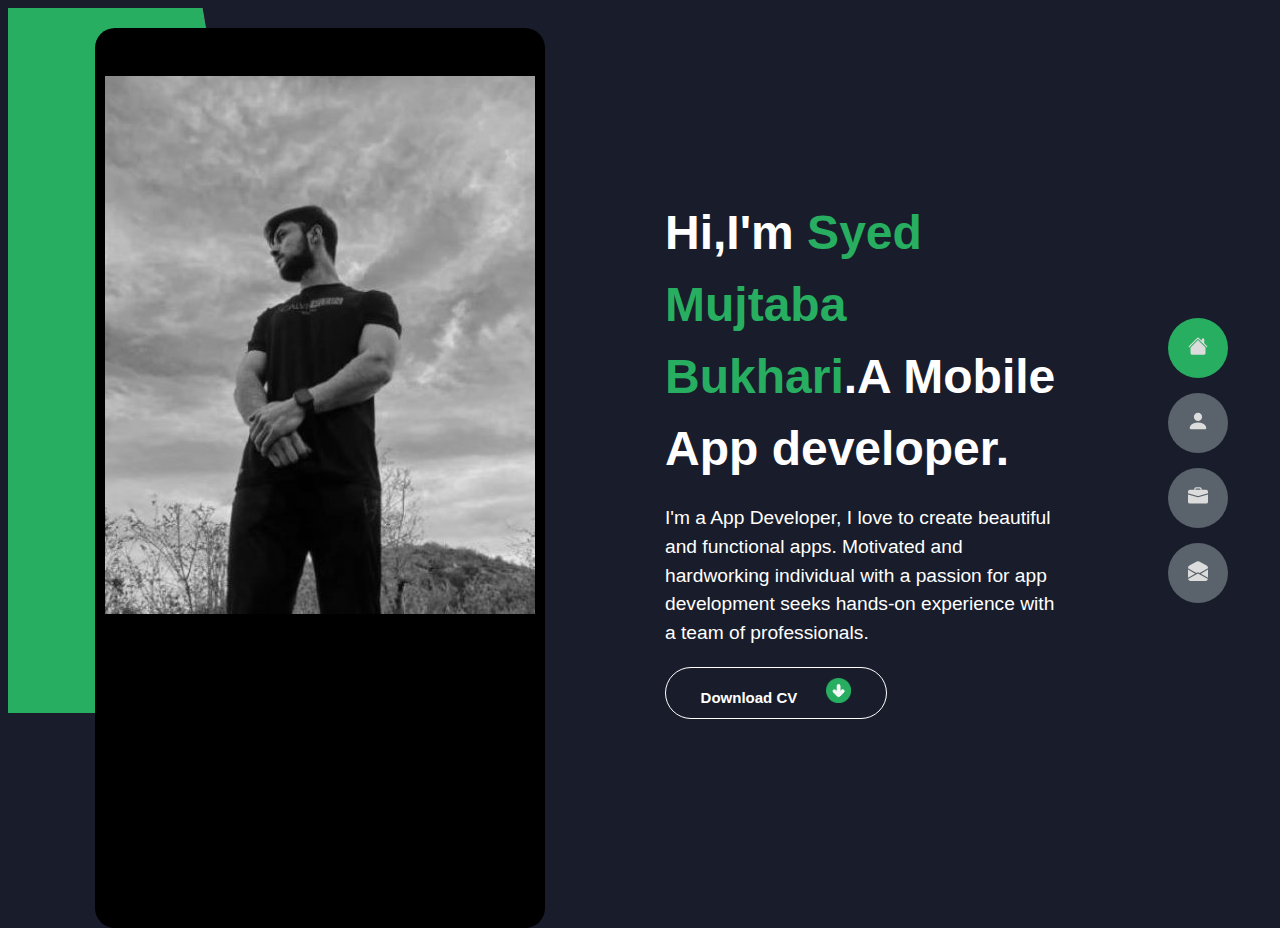
<file: index.html>
<!DOCTYPE html>
<html lang="en">

<head>
    <meta charset="UTF-8">
    <meta name="viewport" content="width=device-width, initial-scale=1.0">
    <title>Portfolio</title>
    <link rel="stylesheet" href="CSS/styles.css">
    <link rel="stylesheet" href="CSS/mediaQueries.css">
    <link rel="shortcut icon" href="images/favicon-32x32.png" type="image/x-icon">
</head>

<body class="first-body">
    <div class="first-container">
        <img class="w-img" src="images/wave__1_-removebg-preview.png" alt="bg">
    </div>
    <div class="second-container"><img class="dp" src="images/profile_pic.jpg" alt="dp"></div>
    <div class="intro">
        <h1>Hi,I'm <span>Syed Mujtaba Bukhari</span>.A Mobile App developer.
        </h1>
        <p class="first-p">I'm a App Developer, I love to create beautiful and functional apps. Motivated and
            hardworking individual
            with a passion for app development seeks hands-on experience with a team of professionals.
        </p>
        <a class="btn" href="document/Mujtaba's CV.pdf" download="Mujtaba's Resume">
            <div class="d-btn download-btn">Download CV<span>
                    <img class="d-btn dwn-icon" src="images/download-icon-32.png" alt=""></span>
            </div>
        </a>
    </div>
    <div class="nav-bar">
        <a href="index.html">
            <button class=" btns home" id="home"><svg xmlns="http://www.w3.org/2000/svg" width="20" height="20"
                    fill="currentColor" class="bi bi-house-fill" viewBox="0 0 16 16" style="color: gainsboro;">
                    <path
                        d="M8.707 1.5a1 1 0 0 0-1.414 0L.646 8.146a.5.5 0 0 0 .708.708L8 2.207l6.646 6.647a.5.5 0 0 0 .708-.708L13 5.793V2.5a.5.5 0 0 0-.5-.5h-1a.5.5 0 0 0-.5.5v1.293L8.707 1.5Z" />
                    <path d="m8 3.293 6 6V13.5a1.5 1.5 0 0 1-1.5 1.5h-9A1.5 1.5 0 0 1 2 13.5V9.293l6-6Z" />
                </svg></button>
        </a>
        <a href="about.html">
            <button class="btns about" id="about"><svg xmlns="http://www.w3.org/2000/svg" width="22" height="22"
                    fill="currentColor" class="bi bi-person-fill" viewBox="0 0 16 16" style="color: gainsboro;">
                    <path d="M3 14s-1 0-1-1 1-4 6-4 6 3 6 4-1 1-1 1H3Zm5-6a3 3 0 1 0 0-6 3 3 0 0 0 0 6Z" />
                </svg></button>
        </a>
        <a href="work.html">
            <button class="btns work" id="work"><svg xmlns="http://www.w3.org/2000/svg" width="20" height="20"
                    fill="currentColor" class="bi bi-briefcase-fill" viewBox="0 0 16 16" style="color: gainsboro;">
                    <path
                        d="M6.5 1A1.5 1.5 0 0 0 5 2.5V3H1.5A1.5 1.5 0 0 0 0 4.5v1.384l7.614 2.03a1.5 1.5 0 0 0 .772 0L16 5.884V4.5A1.5 1.5 0 0 0 14.5 3H11v-.5A1.5 1.5 0 0 0 9.5 1h-3zm0 1h3a.5.5 0 0 1 .5.5V3H6v-.5a.5.5 0 0 1 .5-.5z" />
                    <path
                        d="M0 12.5A1.5 1.5 0 0 0 1.5 14h13a1.5 1.5 0 0 0 1.5-1.5V6.85L8.129 8.947a.5.5 0 0 1-.258 0L0 6.85v5.65z" />
                </svg></button>
        </a>
        <a href="contact.html">
            <button class="btns contact" id="contact"><svg xmlns="http://www.w3.org/2000/svg" width="20" height="20"
                    fill="currentColor" class="bi bi-envelope-open-fill" viewBox="0 0 16 16" style="color: gainsboro;">
                    <path
                        d="M8.941.435a2 2 0 0 0-1.882 0l-6 3.2A2 2 0 0 0 0 5.4v.314l6.709 3.932L8 8.928l1.291.718L16 5.714V5.4a2 2 0 0 0-1.059-1.765l-6-3.2ZM16 6.873l-5.693 3.337L16 13.372v-6.5Zm-.059 7.611L8 10.072.059 14.484A2 2 0 0 0 2 16h12a2 2 0 0 0 1.941-1.516ZM0 13.373l5.693-3.163L0 6.873v6.5Z" />
                </svg></button>
        </a>
    </div>


    <script>
        let home = document.getElementById('home');
        home.style.backgroundColor = '#27ae60';
    </script>
</body>

</html>
</file>
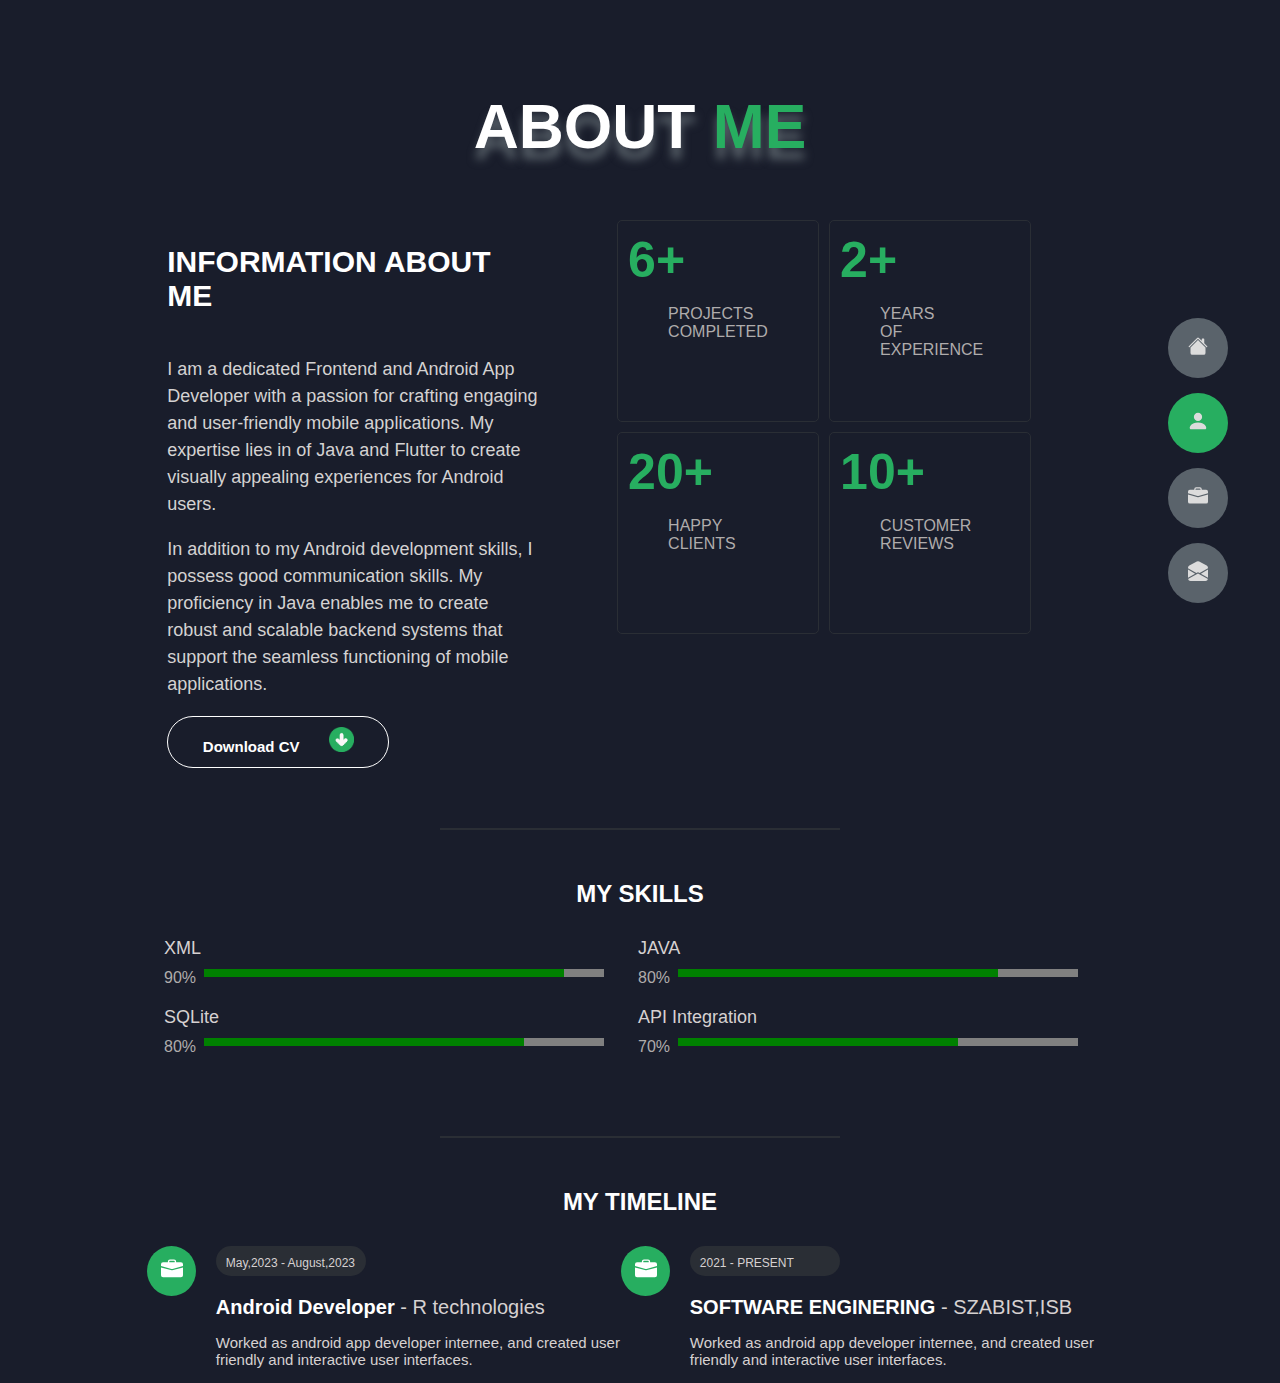
<file: about.html>
<!DOCTYPE html>
<html lang="en">

<head>
    <meta charset="UTF-8">
    <meta name="viewport" content="width=device-width, initial-scale=1.0">
    <title>Portfolio</title>
    <link rel="stylesheet" href="CSS/styles.css">
    <link rel="stylesheet" href="CSS/mediaQueries.css">
    <link rel="shortcut icon" href="images/favicon-32x32.png" type="image/x-icon">
</head>

<body>
    <div class="about-container">
        <div class="contact-start">
            <h1 class="h-c">ABOUT <span>ME</span> </h1>
        </div>

        <section class="info-container">
            <div class="left-cont">
                <div class="ab-h">
                    <h2>INFORMATION ABOUT ME</h2>
                </div>
                <div class="most-div">
                    <p class="about-me">I am a dedicated Frontend and Android App Developer with a passion for crafting
                        engaging and
                        user-friendly mobile applications. My expertise lies in of Java and Flutter
                        to create visually appealing experiences for Android users. </p>
                    <p class="about-me">In addition to my Android development skills, I possess good communication
                        skills. My proficiency
                        in Java enables me to
                        create robust and scalable backend systems that support the seamless functioning of mobile
                        applications.</p>
                </div>
                <a class="btn" href="document/Mujtaba's CV.pdf" download="Mujtaba's Resume">
                    <div class="d-btn download-btn"><span>Download CV</span>
                        <img class="d-btn dwn-icon" src="images/download-icon-32.png" alt="">
                    </div>
                </a>
            </div>
            <div class="right-cont">
                <div class="up-card">
                    <div class="card">
                        <h2>6+</h2>
                        <p>
                            PROJECTS COMPLETED
                        </p>
                    </div>
                    <div class="card">
                        <h2>2+</h2>
                        <p>
                            YEARS OF EXPERIENCE
                        </p>
                    </div>
                </div>
                <div class="dwn-card">
                    <div class="card">
                        <h2>20+</h2>
                        <p>
                            HAPPY CLIENTS
                        </p>
                    </div>
                    <div class="card">
                        <h2>10+</h2>
                        <p>
                            CUSTOMER REVIEWS
                        </p>
                    </div>
                </div>
            </div>
            <!-- nav bar -->
            <div class="nav-bar">
                <a href="index.html">
                    <button class=" btns home" id="home"><svg xmlns="http://www.w3.org/2000/svg" width="20" height="20"
                            fill="currentColor" class="bi bi-house-fill" viewBox="0 0 16 16" style="color: gainsboro;">
                            <path
                                d="M8.707 1.5a1 1 0 0 0-1.414 0L.646 8.146a.5.5 0 0 0 .708.708L8 2.207l6.646 6.647a.5.5 0 0 0 .708-.708L13 5.793V2.5a.5.5 0 0 0-.5-.5h-1a.5.5 0 0 0-.5.5v1.293L8.707 1.5Z" />
                            <path d="m8 3.293 6 6V13.5a1.5 1.5 0 0 1-1.5 1.5h-9A1.5 1.5 0 0 1 2 13.5V9.293l6-6Z" />
                        </svg></button>
                </a>
                <a href="about.html">
                    <button class="btns about" id="about"><svg xmlns="http://www.w3.org/2000/svg" width="22" height="22"
                            fill="currentColor" class="bi bi-person-fill" viewBox="0 0 16 16" style="color: gainsboro;">
                            <path d="M3 14s-1 0-1-1 1-4 6-4 6 3 6 4-1 1-1 1H3Zm5-6a3 3 0 1 0 0-6 3 3 0 0 0 0 6Z" />
                        </svg></button>
                </a>
                <a href="work.html">
                    <button class="btns work" id="work"><svg xmlns="http://www.w3.org/2000/svg" width="20" height="20"
                            fill="currentColor" class="bi bi-briefcase-fill" viewBox="0 0 16 16"
                            style="color: gainsboro;">
                            <path
                                d="M6.5 1A1.5 1.5 0 0 0 5 2.5V3H1.5A1.5 1.5 0 0 0 0 4.5v1.384l7.614 2.03a1.5 1.5 0 0 0 .772 0L16 5.884V4.5A1.5 1.5 0 0 0 14.5 3H11v-.5A1.5 1.5 0 0 0 9.5 1h-3zm0 1h3a.5.5 0 0 1 .5.5V3H6v-.5a.5.5 0 0 1 .5-.5z" />
                            <path
                                d="M0 12.5A1.5 1.5 0 0 0 1.5 14h13a1.5 1.5 0 0 0 1.5-1.5V6.85L8.129 8.947a.5.5 0 0 1-.258 0L0 6.85v5.65z" />
                        </svg></button>
                </a>
                <a href="contact.html">
                    <button class="btns contact" id="contact"><svg xmlns="http://www.w3.org/2000/svg" width="20"
                            height="20" fill="currentColor" class="bi bi-envelope-open-fill" viewBox="0 0 16 16"
                            style="color: gainsboro;">
                            <path
                                d="M8.941.435a2 2 0 0 0-1.882 0l-6 3.2A2 2 0 0 0 0 5.4v.314l6.709 3.932L8 8.928l1.291.718L16 5.714V5.4a2 2 0 0 0-1.059-1.765l-6-3.2ZM16 6.873l-5.693 3.337L16 13.372v-6.5Zm-.059 7.611L8 10.072.059 14.484A2 2 0 0 0 2 16h12a2 2 0 0 0 1.941-1.516ZM0 13.373l5.693-3.163L0 6.873v6.5Z" />
                        </svg></button>
                </a>
            </div>
        </section>
        <hr class="line">
        <div>
            <h2 class="s-head">MY SKILLS</h2>
        </div>
        <section class="skills">
            <div class="left-skills">
                <div class="skill-name">XML</div>
                <div class="percent">
                    <div>90%</div>
                    <progress class="progress" max="100" value="90"></progress>
                </div>
                <div class="skill-name">SQLite</div>
                <div class="percent">
                    <div>80%</div>
                    <progress class="progress" max="100" value="80"></progress>
                </div>
            </div>
            <div class="right-skills">
                <div class="skill-name">JAVA</div>
                <div class="percent">
                    <div>80%</div>
                    <progress class="progress" max="100" value="80"></progress>
                </div>
                <div class="skill-name">API Integration</div>
                <div class="percent">
                    <div>70%</div>
                    <progress class="progress" max="100" value="70"></progress>
                </div>
            </div>
        </section>
        <hr class="line">
        <div>
            <h2 class="s-head">MY TIMELINE</h2>
        </div>
        <section class="timeline">
            <div class="timeline-one">
                <div class="t-icon"><svg xmlns="http://www.w3.org/2000/svg" width="22" height="22" fill="currentColor"
                        class="bi bi-briefcase-fill t-icon-in" viewBox="0 0 16 16">
                        <path
                            d="M6.5 1A1.5 1.5 0 0 0 5 2.5V3H1.5A1.5 1.5 0 0 0 0 4.5v1.384l7.614 2.03a1.5 1.5 0 0 0 .772 0L16 5.884V4.5A1.5 1.5 0 0 0 14.5 3H11v-.5A1.5 1.5 0 0 0 9.5 1h-3zm0 1h3a.5.5 0 0 1 .5.5V3H6v-.5a.5.5 0 0 1 .5-.5z" />
                        <path
                            d="M0 12.5A1.5 1.5 0 0 0 1.5 14h13a1.5 1.5 0 0 0 1.5-1.5V6.85L8.129 8.947a.5.5 0 0 1-.258 0L0 6.85v5.65z" />
                    </svg>
                </div>
                <div class="t-detial">
                    <div class="duration">May,2023 - August,2023</div>
                    <div class="title"><span class="bold">Android Developer</span> - <span>R technologies</span></div>
                    <p>Worked as android app developer internee, and created user friendly and interactive user
                        interfaces. </p>
                </div>
            </div>
            <div class="timeline-one">
                <div class="t-icon"><svg xmlns="http://www.w3.org/2000/svg" width="22" height="22" fill="currentColor"
                        class="bi bi-briefcase-fill t-icon-in" viewBox="0 0 16 16">
                        <path
                            d="M6.5 1A1.5 1.5 0 0 0 5 2.5V3H1.5A1.5 1.5 0 0 0 0 4.5v1.384l7.614 2.03a1.5 1.5 0 0 0 .772 0L16 5.884V4.5A1.5 1.5 0 0 0 14.5 3H11v-.5A1.5 1.5 0 0 0 9.5 1h-3zm0 1h3a.5.5 0 0 1 .5.5V3H6v-.5a.5.5 0 0 1 .5-.5z" />
                        <path
                            d="M0 12.5A1.5 1.5 0 0 0 1.5 14h13a1.5 1.5 0 0 0 1.5-1.5V6.85L8.129 8.947a.5.5 0 0 1-.258 0L0 6.85v5.65z" />
                    </svg></div>
                <div class="t-detial">
                    <div class="duration">2021 - PRESENT</div>
                    <div class="title"><span class="bold">SOFTWARE ENGINERING</span> - <span>SZABIST,ISB</span></div>
                    <p>Worked as android app developer internee, and created user friendly and interactive user
                        interfaces. </p>
                </div>
            </div>

        </section>
    </div>
    <script>
        let home = document.getElementById('about');
        home.style.backgroundColor = '#27ae60';
    </script>
</body>

</html>
</file>
<file: CSS/styles.css>
body {
    font-family: "Poppins", sans-serif;
    background-color: #191d2b;
    height: 100vh;
    color: white;
}


.container {
    width: 77%;
    margin-left: 10%;
}

.first-body {
    display: flex;
}

h1 span {
    color: #27ae60;
}

.second-container {
    background: black;
    height: 100%;
    width: 450px;
    border-radius: 20px;
    margin: 0;
    margin-left: -240px;
    margin-top: 20px;
}

.dp {
    filter: grayscale(100%);
    margin-left: 10px;
    margin-top: 48px;
}

.dp:hover {
    filter: brightness(100%);
}

.intro {
    display: flex;
    flex-direction: column;
    justify-content: center;
    padding: 120px;
    width: 400px;
}

.first-p {
    display: block;
    width: 400px;
    line-height: 1.5em;
    font-size: 1.2em;
}

h1 {
    font-size: 3em;
    line-height: 1.5em;
    margin: 0;
}

.download-btn {
    background: none;
    border: 1px solid white;
    border-radius: 30px;
    width: 220px;
    height: 50px;
    color: white;
    font-weight: 900;
    font-size: 15px;
    text-align: center;
}

.btn-dwn-txt {}

.download-btn:hover {
    color: white;
    background-color: #27ae60;
    border: 2px solid white;
}


.dwn-icon {
    width: 25px;
    height: 25px;
    margin-left: 25px;
    margin-top: 10px;
}

.nav-bar {
    display: flex;
    flex-direction: column;
    height: 100%;
    width: 100px;
    justify-content: center;
    gap: 15px;
    margin-left: 80px;
    position: fixed;
    left: 85%;
    top: 10px;
}

.btns {
    background-color: #5a636b;
    width: 60px;
    height: 60px;
    border-radius: 100px;
    border: none;
}

.btn {
    text-decoration: none;
}

.h-c {
    text-align: center;
    font-weight: bolder;
    text-shadow: 0px 11px 10px #5a636b;
}

.contact-start {
    height: 120px;
    margin-top: 80px;
    margin-bottom: 20px;
    font-size: 1.3em;
}

H3 {
    font-size: 1.7em;
    margin-top: 40px;
}

.c-p {
    width: fit-content;
}

.btns:hover {
    cursor: pointer;
}

.outer-div {
    display: flex;
    flex-direction: column;
    gap: 20px;
}

.in-divs {
    display: flex;
    gap: 600px;
    text-align: justify;
}

.most-in {
    display: flex;
    gap: 10px;
}

.info {
    font-size: 18px;
}

.info-right {
    display: flex;
    justify-content: flex-end;
    width: 400px;
}

.info-right-child {
    width: 320px;
}

.social-apps {
    display: flex;
    width: 300px;
    justify-content: space-evenly;
    align-content: center;
    margin-top: 30px;
}

.app-icons-dec {
    background-color: #868686;
    width: 50px;
    height: 50px;
    border-radius: 100px;
    border: none;
}

.sa-icons {
    margin-top: 15px;
    margin-left: 13px;
}

.app-icons-dec:hover {
    background-color: #27ae60;
}

.right-contact {
    display: flex;
    margin-top: 30px;
}

.contact-form {
    display: flex;
    flex-direction: column;
    align-content: space-between;
    width: fit-content;
    gap: 30px;
}

.input-control {
    background-color: #2a2e35;
    width: 1000px;
    height: 50px;
    border-radius: 20px;
    font-size: 30px;
    padding-left: 20px;
    padding-top: 5px;
}

input,
textarea {
    background: none;
    outline: none;
    border: none;
    color: white;
}

.message {
    background-color: #2a2e35;
    width: 1000px;
    border-radius: 20px;
    padding-left: 20px;
    color: white;
    font-size: 30px;
}

.submit-btn {
    text-decoration: none;
    background: none;
    border: 2px solid #27ae60;
    width: 190px;
    height: 55px;
    border-radius: 20px;
    margin-top: 10px;
    margin-bottom: 30px;
    color: white;
    font-weight: bold;
    font-size: 18px;
    cursor: pointer;
}

.submit-btn:hover {
    background-color: #27ae60;
    border: 2px solid white;
}

.outer-container {
    display: flex;
}

.info-container {
    display: flex;
    width: 80%;
    margin-left: 10%;
    justify-content: space-around;
}

.left-cont {
    display: flex;
    flex-direction: column;
    width: 37%;
}

.about-me {
    color: rgb(212, 210, 210);
    font-size: 18px;
    line-height: 1.5;
}

.ab-h {
    font-weight: bold;
    font-size: 20px;
}

.right-cont {
    display: flex;
    flex-direction: column;
    width: 50%;

}

.up-card {
    display: flex;
    gap: 10px;
    margin-bottom: 10px;
    margin-left: 10px;
}

.dwn-card {
    display: flex;
    gap: 10px;
    margin-left: 10px;
}

.card {
    border: 1px solid #2a2e35;
    height: 200px;
    width: 200px;
    border-radius: 5px;
    background: none;
}

.card p {
    width: 50px;
    color: rgb(175, 172, 172);
    margin-left: 50px;
}

.card h2 {
    color: #27ae60;
    font-size: 50px;
    font-weight: bold;
    margin-left: 10PX;
    margin-top: 10px;
    margin-bottom: 0;
}

.card:hover {
    border: 1px solid #27ae60;
}

.line {
    width: 400px;
    margin-top: 60px;
    margin-bottom: 50px;
    background-color: #2a2e35;
    height: 2px;
    border: none;
}

.s-head {
    text-align: center;
    margin-bottom: 30px;
}

.skills {
    display: flex;
    width: 75%;
    margin-left: 11%;
    justify-content: space-around;
}

.percent {
    display: flex;
    gap: 8px;
    color: rgb(175, 172, 172);
    margin-bottom: 20px;
}

.progress {
    width: 400px;
    background-color: #27ae60;
    height: 8px;
}

.skill-name {
    font-size: 18px;
    margin-bottom: 10px;
    color: rgb(214, 209, 209);
}

.left-skills {
    display: flex;
    flex-direction: column;
}

.right-skills {
    display: flex;
    flex-direction: column;
}

.timeline {
    display: flex;
    width: 75%;
    margin-left: 11%;
    justify-content: space-around;
    margin-bottom: 10%;
}

.timeline-one {
    display: flex;
    gap: 20px;
}

.t-icon {
    background-color: #27ae60;
    width: 80px;
    height: 50px;
    border-radius: 100%;
}

.t-icon-in {
    width: 22px;
    height: 22px;
    margin-top: 12px;
    margin-left: 14px;
}

.duration {
    font-size: 12px;
    color: rgb(214, 209, 209);
    background: #2a2e35;
    width: 130px;
    height: 10px;
    padding: 10px;
    border-radius: 20px;
    margin-bottom: 20px;
}

.title {
    font-size: 20px;
    color: rgb(214, 209, 209);
}

.bold {
    font-weight: bold;
    color: white;
}


.timeline p {
    color: rgb(214, 209, 209);
    font-size: 15px;
}

.about-container {
    margin-bottom: 30px;
}

.p-d {
    text-align: center;
    width: 600px;
    margin-left: 28%;
}

.p-d p {
    margin: 0;
    width: 600px;
}

.projects-sec {
    display: flex;
    flex-wrap: wrap;
    width: 80%;
    margin-left: 10%;
    gap: 30px;
    margin-top: 60px;
}

.project {
    border-radius: 8px;
    width: 300px;
    height: 400px;
    border: 1px solid gray;
}


.project img {
    width: 300px;
    height: 300px;
    border-radius: 8px;
}

.work-container {
    display: flex;
}

.inputs {
    width: 400px;
    background-color: none;
}

.inputs:focus {
    background-color: none;
}
</file>
<file: CSS/mediaQueries.css>
@media only screen and (min-width:590px) and (max-width:1100px) {
    .w-img {
        display: none;
    }

    .first-body {
        flex-direction: column;
    }

    h1 {
        width: 750px;
        font-size: 40px;
        text-align: center;
    }

    .intro {
        order: -1;
    }

    .intro p {
        width: 750px;
    }

    .second-container {
        margin-left: 20%;
        width: 600px;
        text-align: center;
        align-items: center;
    }

    .nav-bar {
        width: 80%;
        margin-left: 20px;
    }

    .about-me {
        width: 170px;
        font-size: 18px;
    }

    .card {
        height: 300px;
        width: 200px;
    }

    .card p {
        margin-left: 10px;
    }

    .right-cont {
        margin-top: 20px;
    }

    .progress {
        width: 200px;
    }

    .t-icon-in {
        margin-left: 8px;
    }

    .t-icon {
        height: 40px;
        text-align: center;
    }

    .t-icon svg {
        width: 15px;
        height: 15px;
    }

    .contact-start {
        text-align: center;
    }


    .h-c {
        width: 100%;
    }

    .p-d {
        margin-left: 25%;
    }

    .p-d p {
        margin-left: -120px;
    }

    .projects-sec {
        width: fit-content;
        gap: 40px;
        margin-left: 20%;
    }

    .input-control {
        width: 700px;
        height: 50px;
    }

    .message {
        width: 700px;
    }

    .in-divs {
        gap: 300px;
    }
}

@media only screen and (max-width:589px) {
    .w-img {
        display: none;
    }

    .first-body {
        flex-direction: column;
    }

    h1 {
        width: 700px;
        font-size: 60px;

    }

    .p-d {
        margin-left: 10%;
    }

    .projects-sec {
        width: fit-content;
        gap: 40px;
        margin-left: 35%;
    }

    .intro {
        order: -1;
    }

    .intro p {
        width: 700px;
        font-size: 40px;
    }

    .second-container {
        margin-left: 20%;
        width: 700px;
        text-align: center;
    }

    .nav-bar {
        flex-direction: row;
        margin-left: -80%;
        top: 90%;
        background-color: #474849;
        text-align: center;
        height: 120px;
        width: 1000px;
        left: 40%;

    }

    .dp {
        height: 600px;
        width: 500px;
        margin-bottom: 30px;
    }

    .info-container {
        flex-direction: column;
    }

    .about-me {
        width: 400px;
        margin-left: 5px;
        font-size: 20px;
        text-align: justify;
    }

    .card {
        width: 500px;
    }

    .right-cont {
        width: 100%;
    }

    .ab-h {
        font-size: 15px;
    }

    .h-c {
        font-size: 40px;
    }


    .right-cont {
        margin-top: 20px;
        gap: 10px;
    }

    .progress {
        width: 200px;
    }

    .t-icon-in {
        margin-left: 8px;
    }

    .t-icon {
        height: 40px;
    }

    .timeline {
        flex-direction: column;
    }

    .skills {
        flex-direction: column;
        justify-content: center;
        align-items: center;
    }

    .t-icon svg {
        width: 12px;
        height: 12px;
    }

    .contact-start {
        text-align: center;
    }

    /* 
    .h-c {
        width: 100%;
    } */

    .input-control {
        width: 600px;
        height: 50px;
    }

    .message {
        width: 600px;
    }

    .in-divs {
        gap: 320px;
    }


    .submit-btn {
        margin-bottom: 20%;
    }

    .contaier {
        margin-left: 30px;
    }

    .info-right-child {
        gap: 100px;
    }

    .c-p {
        width: 650px;
    }
}



@media only screen and (max-width:480px) {
    .w-img {
        display: none;
    }

    .first-body {
        flex-direction: column;
    }


    h1 {
        width: 400px;
        font-size: 40px;
        text-align: center;
    }

    .intro {
        order: -1;
    }

    .intro p {
        width: 550px;
        font-size: 18px;
    }

    .second-container {
        margin-left: 40%;
        width: 300px;
        text-align: center;
    }

    .nav-bar {
        flex-direction: row;
        margin-left: -45%;
        top: 90%;
        background-color: #474849;
        text-align: center;
        height: 120px;
        width: 800px;
        left: 40%;

    }

    .dp {
        height: 500px;

    }

    .info-container {
        flex-direction: column;
    }

    .about-me {
        width: 350px;
        margin-left: 5px;
        font-size: 20px;
        text-align: justify;
    }

    .card {
        width: 450px;
    }

    .right-cont {
        width: 100%;
    }
}
</file>
